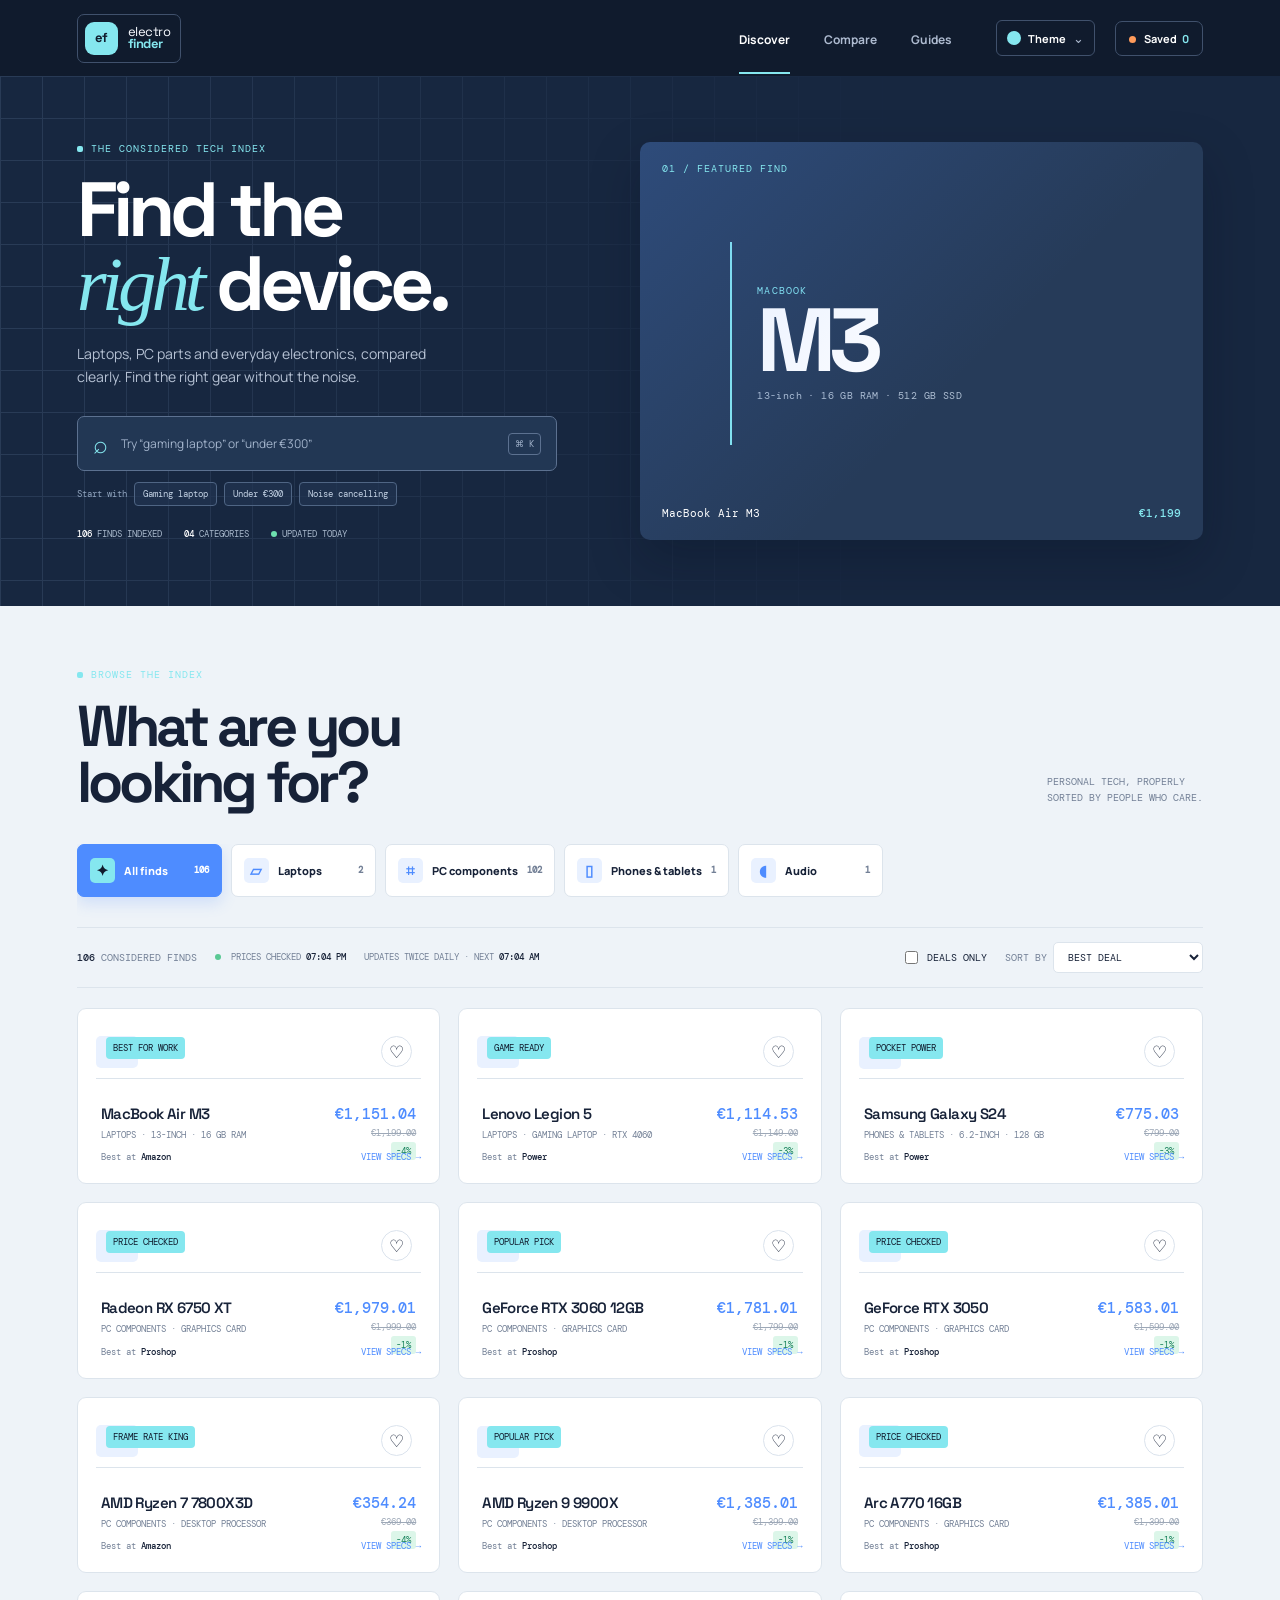
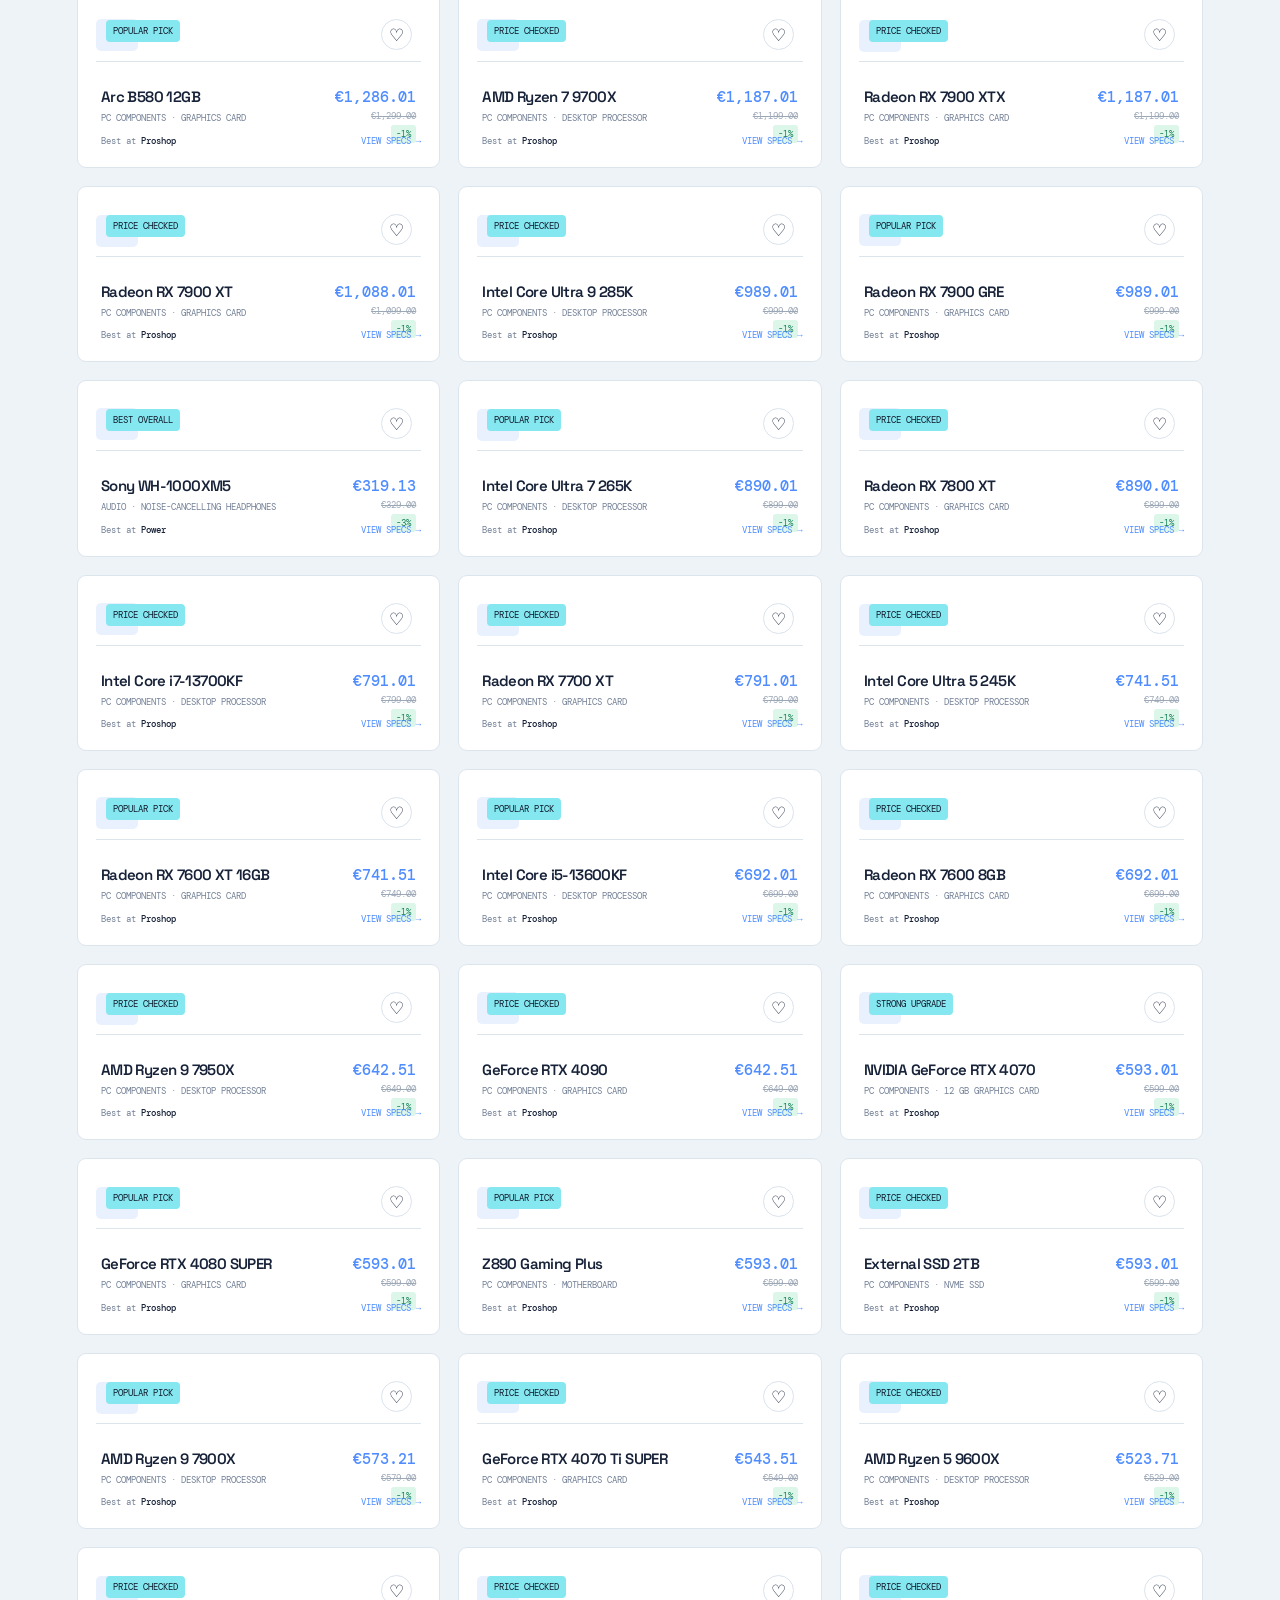
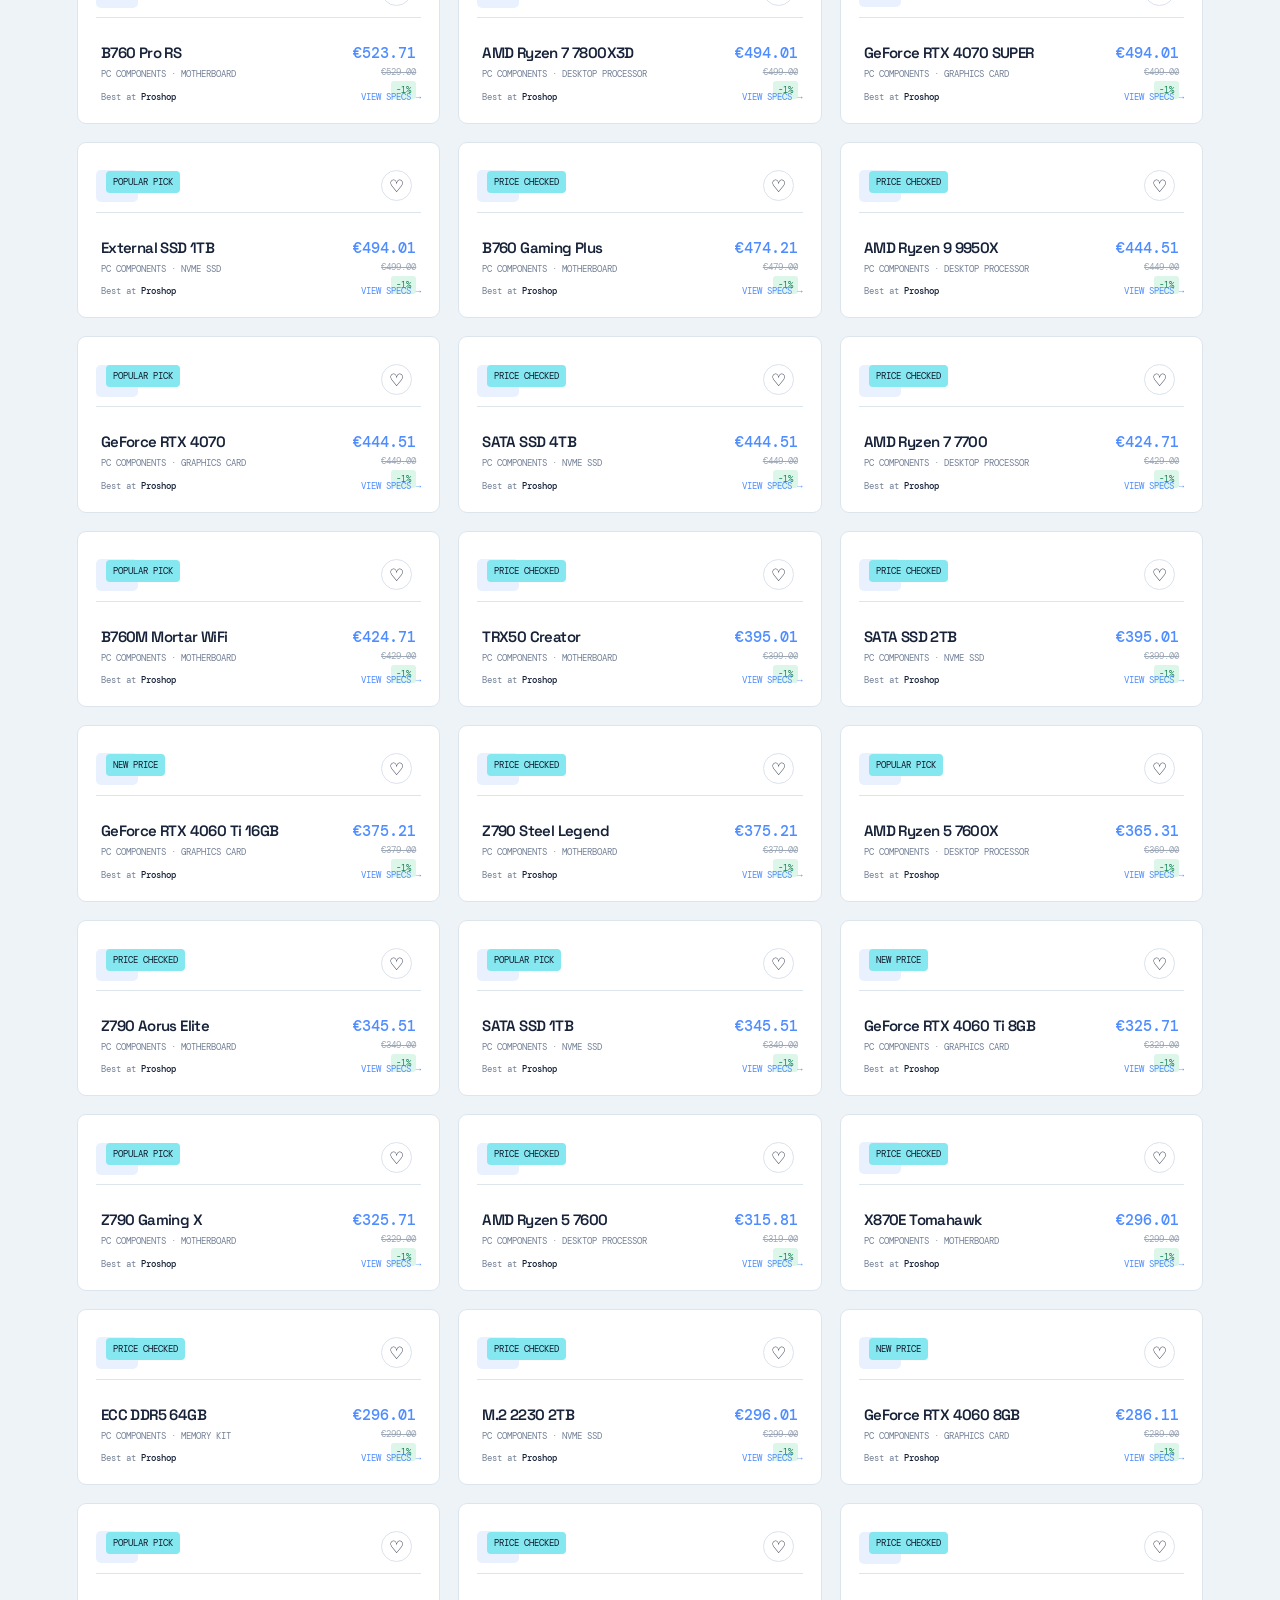
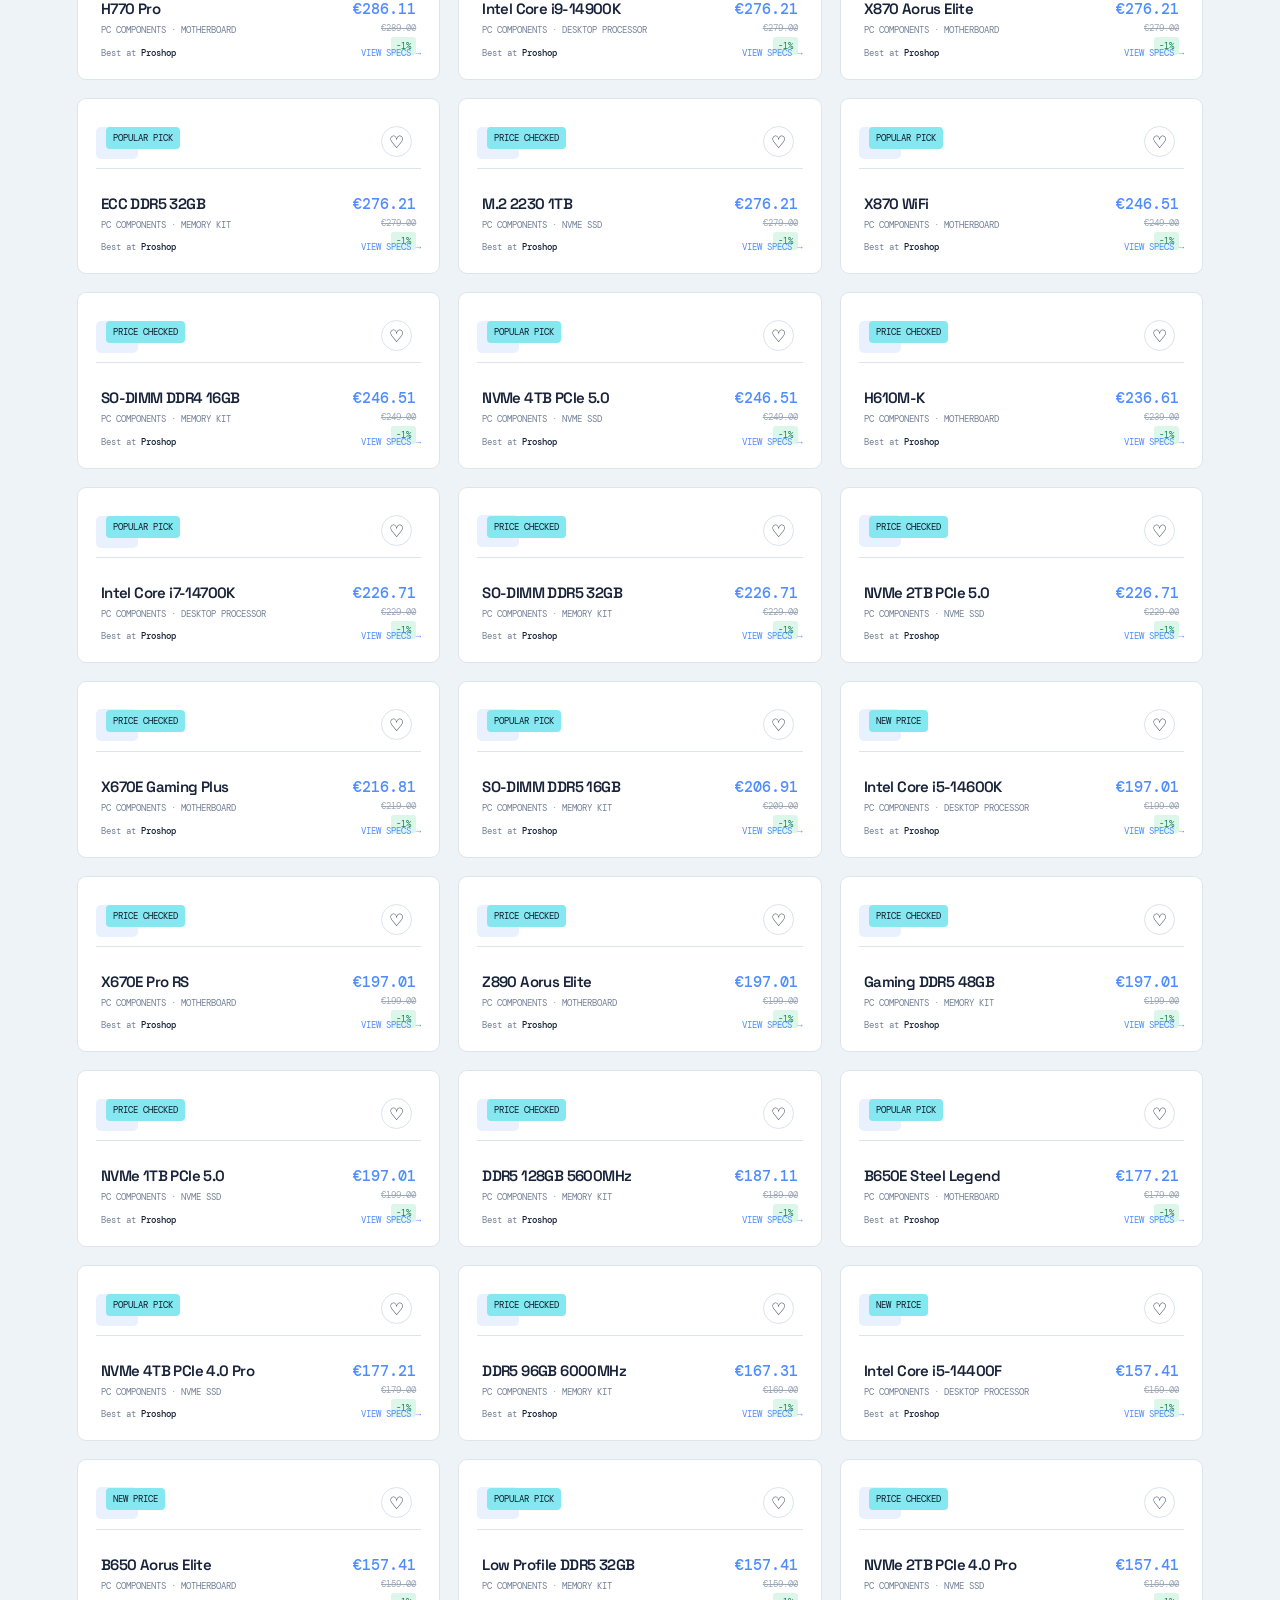
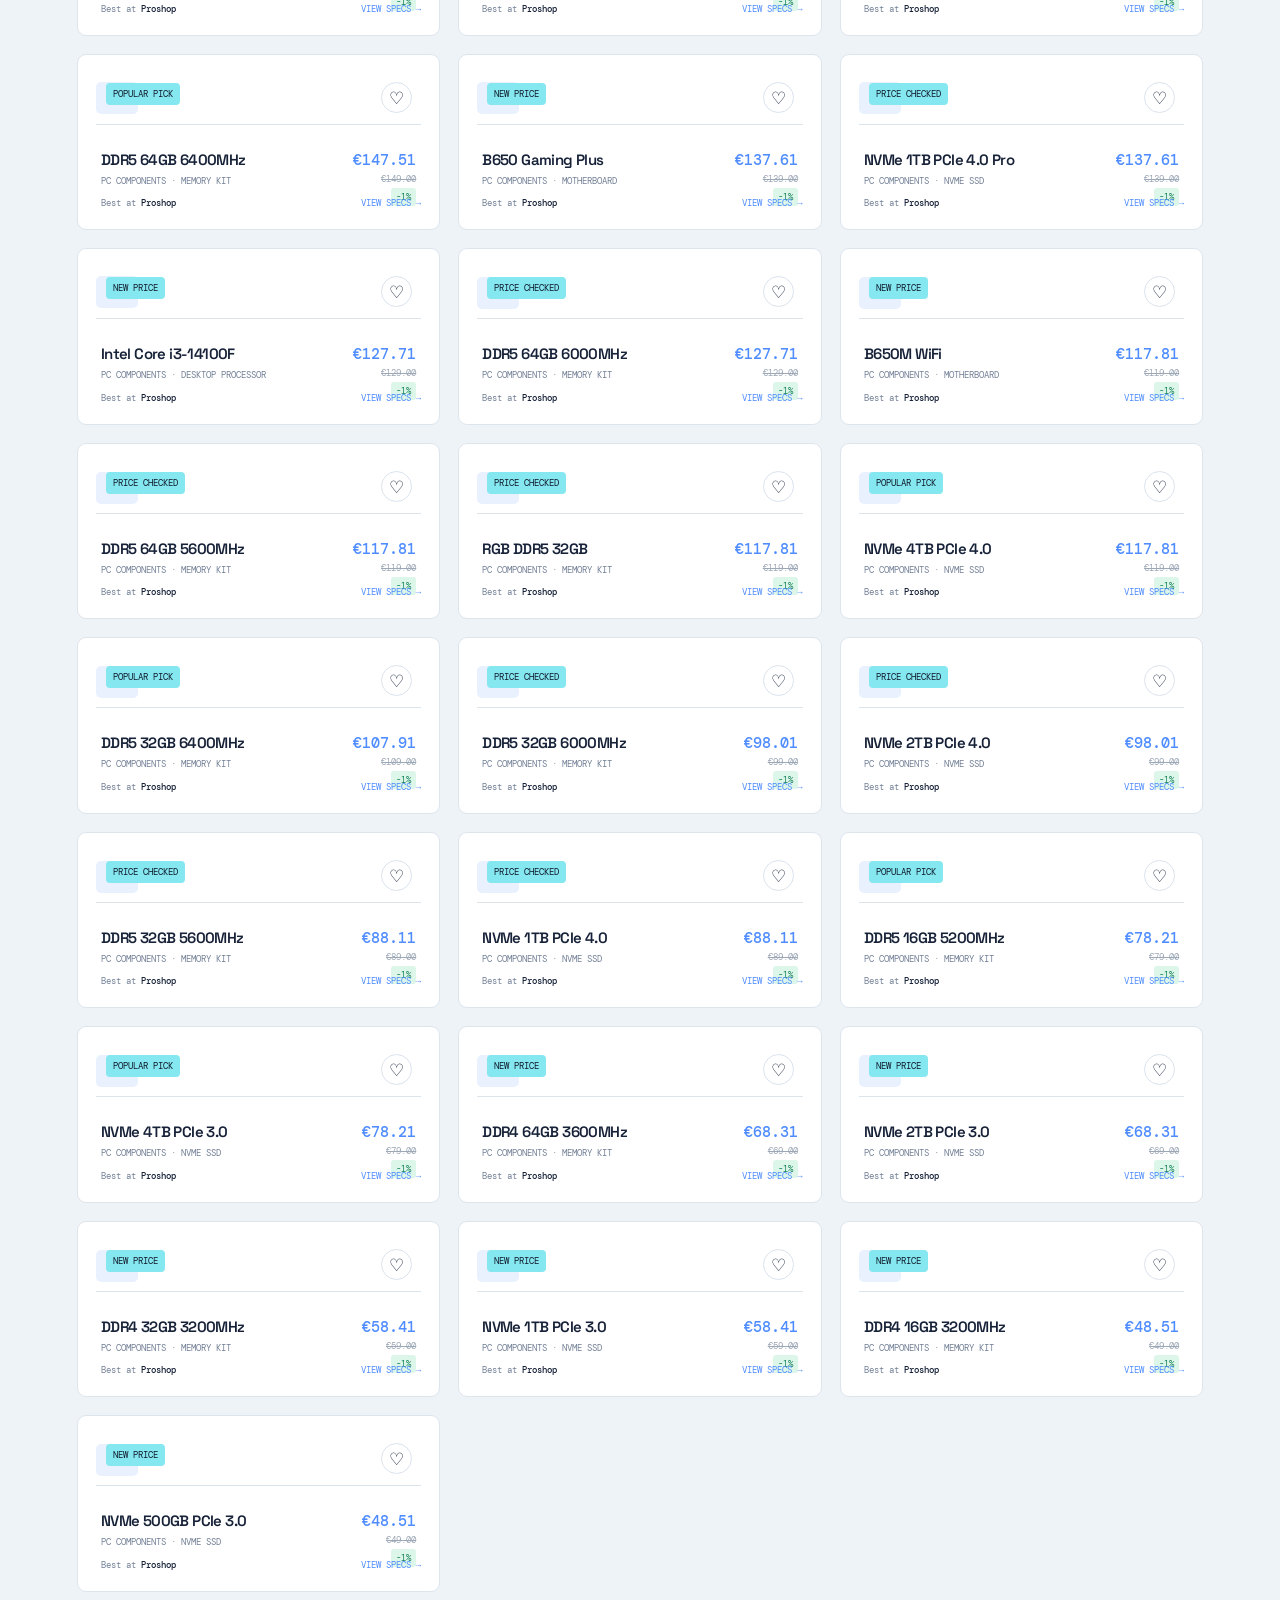
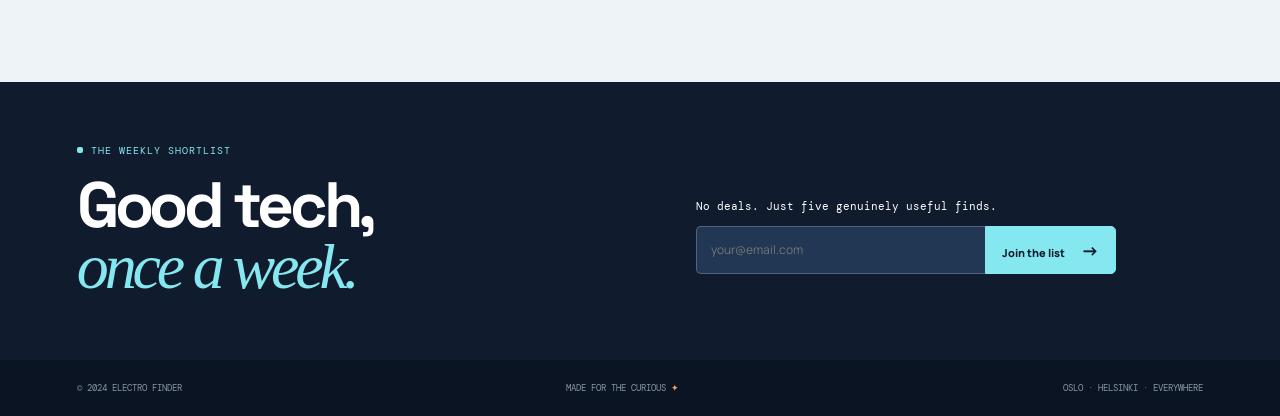
<file: Koodaus/index.html>
<!doctype html>
<html lang="en">
<head>
  <meta charset="UTF-8" />
  <meta name="viewport" content="width=device-width, initial-scale=1.0" />
  <meta name="description" content="Electro finder helps you compare laptops, PC components, phones, audio and everyday electronics." />
  <title>Electro finder — technology, found</title>
  <link rel="preconnect" href="https://fonts.googleapis.com" />
  <link rel="preconnect" href="https://fonts.gstatic.com" crossorigin />
  <link href="https://fonts.googleapis.com/css2?family=DM+Mono:wght@400;500&family=Manrope:wght@400;500;600;700;800&family=Space+Grotesk:wght@500;600;700&display=swap" rel="stylesheet" />
  <link rel="stylesheet" href="styles.css" />
</head>
<body>
  <header class="site-header">
    <a class="brand brand-button" href="#top" aria-label="Electro finder home">
      <span class="brand-mark">ef</span>
      <span>electro<br /><b>finder</b></span>
    </a>
    <nav class="main-nav" aria-label="Main navigation">
      <a class="active" href="#discover">Discover</a>
      <a href="#compare">Compare</a>
      <a href="#guides">Guides</a>
    </nav>
    <div class="theme-picker" aria-label="Choose a theme">
      <button class="theme-button" id="themeButton" type="button" aria-expanded="false" aria-controls="themeMenu"><span class="theme-current"></span> Theme <b>⌄</b></button>
      <div class="theme-menu" id="themeMenu" hidden>
        <p>Choose a colour mood</p>
        <button class="theme-option active" data-theme-choice="midnight" type="button"><span class="theme-swatch midnight"></span><span>Midnight</span><b>✓</b></button>
        <button class="theme-option" data-theme-choice="cloud" type="button"><span class="theme-swatch cloud"></span><span>Cloud</span><b>✓</b></button>
        <button class="theme-option" data-theme-choice="ember" type="button"><span class="theme-swatch ember"></span><span>Ember</span><b>✓</b></button>
        <button class="theme-option" data-theme-choice="forest" type="button"><span class="theme-swatch forest"></span><span>Forest</span><b>✓</b></button>
        <button class="theme-option" data-theme-choice="sunrise" type="button"><span class="theme-swatch sunrise"></span><span>Sunrise</span><b>✓</b></button>
        <button class="theme-option" data-theme-choice="berry" type="button"><span class="theme-swatch berry"></span><span>Berry</span><b>✓</b></button>
      </div>
    </div>
    <button class="saved-button" id="savedButton" type="button" aria-label="Show saved products" aria-pressed="false">
      <span class="saved-dot"></span> Saved <span id="savedCount">0</span>
    </button>
  </header>

  <main id="top">
    <section class="hero" id="discover">
      <div class="hero-copy">
        <p class="eyebrow"><span></span> The considered tech index</p>
        <h1>Find the<br /><em>right</em> device.</h1>
        <p class="hero-intro">Laptops, PC parts and everyday electronics, compared clearly. Find the right gear without the noise.</p>
        <div class="search-wrap">
          <span class="search-icon" aria-hidden="true">⌕</span>
          <input id="searchInput" type="search" placeholder="Try “gaming laptop” or “under €300”" aria-label="Search products by name, type, or budget" />
          <kbd>⌘ K</kbd>
        </div>
        <div class="search-suggestions" aria-label="Popular searches">
          <span>Start with</span>
          <button type="button" data-search-suggestion="gaming laptop">Gaming laptop</button>
          <button type="button" data-search-suggestion="under €300">Under €300</button>
          <button type="button" data-search-suggestion="noise cancelling">Noise cancelling</button>
        </div>
        <div class="signal-rail" aria-label="Electro finder status">
          <span><b>106</b> finds indexed</span><span><b>04</b> categories</span><span><i></i> updated today</span>
        </div>
      </div>
      <div class="hero-art" aria-label="Featured product: MacBook Air M3 laptop">
        <div class="art-note">01 / FEATURED FIND</div>
        <div class="featured-device"><span>MACBOOK</span><strong>M3</strong><small>13-inch · 16 GB RAM · 512 GB SSD</small></div>
        <div class="art-caption"><span>MacBook Air M3</span><b>€1,199</b></div>
      </div>
    </section>

    <section class="finder-section" id="compare">
      <div class="section-heading">
        <div>
          <p class="eyebrow"><span></span> Browse the index</p>
          <h2>What are you<br />looking for?</h2>
        </div>
        <p class="section-aside">Personal tech, properly<br />sorted by people who care.</p>
      </div>
      <div class="category-row" role="list" aria-label="Product categories">
        <button class="category active" data-category="All" role="listitem"><span class="category-icon">✦</span> All finds <small data-count-category="All">106</small></button>
        <button class="category" data-category="Laptops" role="listitem"><span class="category-icon">▱</span> Laptops <small data-count-category="Laptops">2</small></button>
        <button class="category" data-category="PC Components" role="listitem"><span class="category-icon">⌗</span> PC components <small data-count-category="PC Components">100</small></button>
        <button class="category" data-category="Phones & Tablets" role="listitem"><span class="category-icon">▯</span> Phones & tablets <small data-count-category="Phones & Tablets">1</small></button>
        <button class="category" data-category="Audio" role="listitem"><span class="category-icon">◖</span> Audio <small data-count-category="Audio">1</small></button>
      </div>

      <div class="results-toolbar">
        <div class="results-summary"><p><strong id="resultCount">106</strong> considered finds</p><span class="live-status"><i></i> Prices checked <b id="lastUpdated">just now</b></span><span class="price-note">Updates twice daily · next <b id="nextUpdated">in 12 hours</b></span></div>
        <div class="toolbar-actions"><label class="deal-toggle"><input id="dealsOnly" type="checkbox" /> Deals only</label><label>Sort by <select id="sortSelect" aria-label="Sort products"><option value="deal">Best deal</option><option value="price-low">Price: low to high</option><option value="price-high">Price: high to low</option></select></label></div>
      </div>
      <div class="product-grid" id="productGrid"></div>
    </section>

    <div class="product-modal" id="productModal" hidden>
      <div class="modal-backdrop" data-close-modal></div>
      <section class="modal-panel" role="dialog" aria-modal="true" aria-labelledby="modalTitle">
        <button class="modal-close" type="button" data-close-modal aria-label="Close product details">×</button>
        <p class="eyebrow"><span></span> Product details</p>
        <div class="modal-heading"><div><h2 id="modalTitle"></h2><p id="modalMeta"></p></div><div class="modal-code" id="modalCode"></div></div>
        <div class="spec-layout"><div><h3>Specifications</h3><ul id="modalSpecs"></ul></div><div><h3>Best current price</h3><div class="modal-price" id="modalPrice"></div><p class="modal-store" id="modalStore"></p><a class="visit-link" id="modalLink" target="_blank" rel="noreferrer">Open product results <span>↗</span></a></div></div>
        <div class="offer-list"><h3>Compare retailers</h3><div id="modalOffers"></div></div>
      </section>
    </div>

    <section class="newsletter" id="guides">
      <div><p class="eyebrow"><span></span> The weekly shortlist</p><h2>Good tech,<br /><em>once a week.</em></h2></div>
      <form id="newsletterForm"><label for="email">No deals. Just five genuinely useful finds.</label><div class="email-row"><input id="email" type="email" placeholder="your@email.com" required /><button type="submit">Join the list <span>→</span></button></div><p class="form-message" id="formMessage" role="status"></p></form>
    </section>
  </main>
  <footer><span>© 2024 Electro finder</span><span>Made for the curious <i>✦</i></span><span>Oslo · Helsinki · Everywhere</span></footer>
  <script src="script.js"></script>
</body>
</html>
</file>
<file: Koodaus/styles.css>
:root { --navy: #101b2d; --navy-2: #172740; --blue: #4e8cff; --cyan: #85e7ef; --orange: #ff9b5b; --bg: #eef3f8; --ink: #172238; --muted: #738096; --line: #dce4ec; --white: #fff; }
[data-theme="cloud"] { --navy: #203342; --navy-2: #2d5264; --blue: #168b9b; --cyan: #f2d36d; --orange: #e78362; --bg: #f1f5ef; --ink: #20333c; --muted: #718188; --line: #d8e2dc; }
[data-theme="ember"] { --navy: #291b29; --navy-2: #483044; --blue: #d66b4c; --cyan: #f1c86b; --orange: #ef8667; --bg: #f7f0ec; --ink: #30202a; --muted: #887675; --line: #e8dcd5; }
[data-theme="forest"] { --navy: #142b27; --navy-2: #1e4a3e; --blue: #2f9a78; --cyan: #d7ed83; --orange: #f0a25d; --bg: #eff5ee; --ink: #19352d; --muted: #71867b; --line: #d9e6dc; }
[data-theme="sunrise"] { --navy: #302342; --navy-2: #573b55; --blue: #e76e66; --cyan: #ffd476; --orange: #ff9a65; --bg: #fff5ed; --ink: #382437; --muted: #8f797d; --line: #eeddd7; }
[data-theme="berry"] { --navy: #241b35; --navy-2: #432c5d; --blue: #a26bdd; --cyan: #9ce9d0; --orange: #ff9a9e; --bg: #f6f1fa; --ink: #2d2041; --muted: #81758e; --line: #e5dced; }
* { box-sizing: border-box; }
html { scroll-behavior: smooth; }
body { margin: 0; background: var(--bg); color: var(--ink); font-family: 'Manrope', sans-serif; }
body.modal-open { overflow: hidden; }
button, input, select { font: inherit; }
button, a { -webkit-tap-highlight-color: transparent; }
a { color: inherit; text-decoration: none; }
.site-header { height: 76px; display: flex; align-items: center; justify-content: space-between; padding: 0 6vw; color: #f7faff; background: var(--navy); }
.brand { display: flex; align-items: center; gap: 10px; font-family: 'Space Grotesk', sans-serif; font-size: 13px; line-height: .9; letter-spacing: -.04em; }
.brand-button { padding: 7px 10px 7px 7px; border: 1px solid #40516c; border-radius: 7px; background: transparent; transition: border-color .2s, background .2s; }
.brand-button:hover, .brand-button:focus-visible { border-color: var(--cyan); background: rgba(133, 231, 239, .08); outline: 0; }
.brand-mark { display: grid; place-items: center; width: 33px; height: 33px; border-radius: 9px; color: var(--navy); background: var(--cyan); font-weight: 800; }
.brand b { color: var(--cyan); }
.theme-picker { position: relative; margin-right: 20px; }
.theme-button { display: flex; align-items: center; gap: 7px; padding: 8px 10px; border: 1px solid #40516c; border-radius: 6px; color: white; background: transparent; font-size: 11px; font-weight: 700; cursor: pointer; }
.theme-button b { color: #aebbd0; font-size: 13px; font-weight: 500; }
.theme-current, .theme-swatch { width: 14px; height: 14px; display: inline-block; border: 2px solid transparent; border-radius: 50%; background: var(--cyan); }
.theme-swatch.midnight, .theme-current { background: #85e7ef; }
.theme-swatch.cloud { background: #f2d36d; }
.theme-swatch.ember { background: #d66b4c; }
.theme-swatch.forest { background: #d7ed83; }
.theme-swatch.sunrise { background: #ffd476; }
.theme-swatch.berry { background: #9ce9d0; }
.theme-button[data-theme="cloud"] .theme-current { background: #f2d36d; }
.theme-button[data-theme="ember"] .theme-current { background: #d66b4c; }
.theme-button[data-theme="forest"] .theme-current { background: #d7ed83; }
.theme-button[data-theme="sunrise"] .theme-current { background: #ffd476; }
.theme-button[data-theme="berry"] .theme-current { background: #9ce9d0; }
.theme-menu[hidden] { display: none; }
.theme-menu { position: absolute; z-index: 6; top: calc(100% + 12px); right: 0; width: 190px; padding: 10px; border: 1px solid #d8e2ec; border-radius: 8px; color: var(--ink); background: white; box-shadow: 0 15px 35px rgba(5, 15, 30, .2); }
.theme-menu::before { content: ''; position: absolute; top: -5px; right: 22px; width: 9px; height: 9px; border-top: 1px solid #d8e2ec; border-left: 1px solid #d8e2ec; background: white; transform: rotate(45deg); }
.theme-menu p { margin: 3px 8px 8px; color: var(--muted); font-family: 'DM Mono', monospace; font-size: 9px; text-transform: uppercase; }
.theme-option { display: flex; align-items: center; gap: 9px; width: 100%; padding: 8px; border: 0; border-radius: 5px; color: var(--ink); background: transparent; font-size: 11px; text-align: left; cursor: pointer; }
.theme-option:hover { background: var(--bg); }
.theme-option b { margin-left: auto; color: var(--blue); opacity: 0; }
.theme-option.active { background: var(--bg); font-weight: 800; }
.theme-option.active b { opacity: 1; }
.main-nav { display: flex; gap: 34px; margin-left: auto; margin-right: 44px; color: #aebbd0; font-size: 12px; font-weight: 700; }
.main-nav a { padding: 28px 0 24px; border-bottom: 2px solid transparent; }
.main-nav a:hover, .main-nav a.active { color: white; border-color: var(--cyan); }
.saved-button { border: 1px solid #40516c; border-radius: 7px; padding: 9px 13px; color: white; background: transparent; font-size: 11px; font-weight: 700; cursor: pointer; }
.saved-button.is-active { border-color: var(--cyan); color: var(--navy); background: var(--cyan); }
.saved-dot { display: inline-block; width: 7px; height: 7px; margin-right: 6px; border-radius: 50%; background: var(--orange); }
#savedCount { color: var(--cyan); margin-left: 3px; }
.hero { position: relative; display: grid; grid-template-columns: 1fr 1fr; max-width: 1280px; min-height: 450px; margin: 0 auto; padding: 66px 6vw; overflow: hidden; color: white; background: var(--navy-2); }
.hero::before { content: ''; position: absolute; inset: 0; opacity: .16; background-image: linear-gradient(#87a4ca 1px, transparent 1px), linear-gradient(90deg, #87a4ca 1px, transparent 1px); background-size: 42px 42px; mask-image: linear-gradient(90deg, black, transparent 72%); pointer-events: none; }
.hero-copy, .hero-art { z-index: 1; }
.hero-copy { padding-right: 8%; animation: reveal .65s ease both; }
.eyebrow { display: flex; align-items: center; gap: 8px; margin: 0 0 18px; color: var(--cyan); font-family: 'DM Mono', monospace; font-size: 10px; letter-spacing: .1em; text-transform: uppercase; }
.eyebrow span { width: 6px; height: 6px; border-radius: 2px; background: currentColor; }
h1, h2 { margin: 0; font-family: 'Space Grotesk', sans-serif; letter-spacing: -.065em; line-height: .96; }
h1 { max-width: 550px; font-size: clamp(54px, 6vw, 84px); }
h1 em, h2 em { color: var(--cyan); font-family: Georgia, serif; font-weight: 400; }
.hero-intro { max-width: 390px; margin: 22px 0 28px; color: #b5c1d3; font-size: 14px; line-height: 1.6; }
.search-wrap { display: flex; align-items: center; gap: 11px; width: min(480px, 100%); height: 55px; padding: 0 15px; border: 1px solid #5c7190; border-radius: 7px; background: #223754; }
.search-icon { color: var(--cyan); font-size: 25px; line-height: 0; }
.search-wrap input { width: 100%; min-width: 0; border: 0; outline: 0; color: white; background: transparent; font-size: 12px; }
.search-wrap input::placeholder { color: #a1b2ca; }
kbd { padding: 4px 6px; color: #a1b2ca; border: 1px solid #5c7190; border-radius: 4px; font-family: 'DM Mono', monospace; font-size: 9px; white-space: nowrap; }
.search-suggestions { display: flex; align-items: center; flex-wrap: wrap; gap: 7px; margin-top: 11px; color: #91a5bf; font-family: 'DM Mono', monospace; font-size: 9px; }
.search-suggestions button { padding: 5px 8px; border: 1px solid #4f6584; border-radius: 4px; color: #c5d3e5; background: rgba(34, 55, 84, .65); font-family: inherit; font-size: inherit; cursor: pointer; transition: .2s; }
.search-suggestions button:hover, .search-suggestions button:focus-visible { border-color: var(--cyan); color: var(--navy); background: var(--cyan); outline: 0; }
.signal-rail { display: flex; gap: 22px; margin-top: 22px; color: #a9b9cc; font-family: 'DM Mono', monospace; font-size: 9px; text-transform: uppercase; }
.signal-rail span { display: flex; align-items: center; gap: 5px; }
.signal-rail b { color: white; font-weight: 500; }
.signal-rail i { width: 6px; height: 6px; border-radius: 50%; background: #6de0ae; }
.hero-art { position: relative; min-height: 318px; overflow: hidden; border-radius: 10px; background: #263b59; box-shadow: 0 20px 50px rgba(3, 12, 27, .25); animation: reveal .8s .12s ease both; }
.hero-art::after { content: ''; position: absolute; inset: 0; background: linear-gradient(135deg, rgba(78,140,255,.2), transparent 58%); pointer-events: none; }
.featured-device { position: absolute; inset: 25% 16% 24%; display: flex; flex-direction: column; justify-content: center; padding: 25px; border-left: 2px solid var(--cyan); background: transparent; }
.featured-device span, .featured-device small { color: var(--cyan); font-family: 'DM Mono', monospace; font-size: 10px; letter-spacing: .12em; }
.featured-device strong { margin: 8px 0 12px; color: white; font-family: 'Space Grotesk', sans-serif; font-size: clamp(50px, 7vw, 92px); letter-spacing: -.08em; line-height: .8; }
.featured-device small { color: #aebed2; letter-spacing: .04em; }
.art-note { position: absolute; z-index: 1; top: 20px; left: 22px; color: var(--cyan); font-family: 'DM Mono', monospace; font-size: 10px; letter-spacing: .1em; }
.art-caption { position: absolute; z-index: 1; right: 22px; bottom: 20px; left: 22px; display: flex; justify-content: space-between; color: white; font-family: 'DM Mono', monospace; font-size: 11px; }
.art-caption b { color: var(--cyan); font-weight: 500; }
.finder-section { max-width: 1280px; margin: 0 auto; padding: 62px 6vw 90px; }
.section-heading { display: flex; align-items: end; justify-content: space-between; margin-bottom: 34px; }
.section-heading h2 { font-size: clamp(38px, 4.5vw, 62px); }
.section-aside { margin: 0 0 4px; color: var(--muted); font-family: 'DM Mono', monospace; font-size: 10px; line-height: 1.6; text-transform: uppercase; }
.category-row { display: flex; gap: 9px; padding-bottom: 30px; overflow-x: auto; }
.category { min-width: 145px; display: flex; align-items: center; gap: 9px; padding: 13px 12px; border: 1px solid var(--line); border-radius: 7px; color: var(--ink); background: var(--white); font-size: 11px; font-weight: 800; cursor: pointer; white-space: nowrap; transition: .2s; }
.category:hover { border-color: var(--blue); transform: translateY(-2px); }
.category.active { border-color: var(--blue); color: white; background: var(--blue); box-shadow: 0 6px 15px rgba(78,140,255,.2); }
.category-icon { display: grid; place-items: center; width: 25px; height: 25px; border-radius: 5px; color: var(--blue); background: #e9f1ff; font-size: 15px; }
.category.active .category-icon { color: var(--navy); background: var(--cyan); }
.category small { margin-left: auto; color: var(--muted); font-family: 'DM Mono', monospace; font-size: 9px; }
.category.active small { color: white; }
.results-toolbar { display: flex; justify-content: space-between; align-items: center; gap: 18px; padding: 14px 0; border-top: 1px solid var(--line); border-bottom: 1px solid var(--line); }
.results-toolbar p, .results-toolbar label { margin: 0; color: var(--muted); font-family: 'DM Mono', monospace; font-size: 10px; text-transform: uppercase; }
.results-summary, .toolbar-actions { display: flex; align-items: center; gap: 18px; }
.price-note { color: var(--muted); font-family: 'DM Mono', monospace; font-size: 9px; text-transform: uppercase; }
.price-note b { color: var(--ink); font-weight: 500; }
.live-status { color: var(--muted); font-family: 'DM Mono', monospace; font-size: 9px; text-transform: uppercase; }
.live-status i { display: inline-block; width: 6px; height: 6px; margin-right: 5px; border-radius: 50%; background: #5ac894; }
.live-status b { color: var(--ink); font-weight: 500; }
.deal-toggle { display: flex; align-items: center; gap: 6px; color: var(--ink) !important; cursor: pointer; }
.deal-toggle input { accent-color: var(--blue); }
.results-toolbar strong { color: var(--ink); font-weight: 500; }
.results-toolbar select { padding: 7px 10px; border: 1px solid var(--line); border-radius: 5px; color: var(--ink); background: white; font-family: 'DM Mono', monospace; font-size: 10px; text-transform: uppercase; outline: 0; cursor: pointer; }
.product-grid { display: grid; grid-template-columns: repeat(3, 1fr); gap: 18px; padding-top: 20px; }
.product-card { position: relative; padding: 18px 18px 20px; border: 1px solid var(--line); border-radius: 9px; background: white; animation: rise .45s both; transition: .2s; cursor: pointer; }
.product-card:hover { border-color: #9ebbea; box-shadow: 0 12px 25px rgba(42,68,101,.1); transform: translateY(-3px); }
.product-photo { position: relative; display: flex; align-items: center; justify-content: space-between; height: 52px; margin-bottom: 12px; border-bottom: 1px solid var(--line); }
.product-symbol { display: grid; place-items: center; width: 42px; height: 32px; border-radius: 5px; color: var(--blue); background: #e9f1ff; font-family: 'Space Grotesk', sans-serif; font-size: 14px; font-weight: 700; letter-spacing: -.08em; }
.product-tag { position: absolute; top: 10px; left: 10px; padding: 5px 7px; border-radius: 4px; color: var(--navy); background: var(--cyan); font-family: 'DM Mono', monospace; font-size: 9px; text-transform: uppercase; }
.save { position: absolute; top: 9px; right: 9px; width: 31px; height: 31px; border: 1px solid #dbe3ed; border-radius: 50%; color: var(--ink); background: white; cursor: pointer; font-size: 17px; line-height: 1; }
.save.is-saved { color: var(--orange); border-color: var(--orange); }
.product-info { display: flex; justify-content: space-between; gap: 15px; padding: 13px 5px 0; }
.product-name { margin: 0 0 6px; font-family: 'Space Grotesk', sans-serif; font-size: 15px; font-weight: 600; letter-spacing: -.04em; }
.product-meta { margin: 0; color: var(--muted); font-family: 'DM Mono', monospace; font-size: 9px; line-height: 1.5; text-transform: uppercase; }
.best-store { margin: 9px 0 0; color: var(--muted); font-family: 'DM Mono', monospace; font-size: 9px; }
.best-store b { color: var(--ink); font-weight: 500; }
.price-stack { display: flex; flex-direction: column; align-items: end; gap: 3px; }
.product-price { color: var(--blue); font-family: 'DM Mono', monospace; font-size: 15px; font-weight: 500; white-space: nowrap; }
.price-stack del { color: #9da8b7; font-family: 'DM Mono', monospace; font-size: 9px; }
.price-stack small { padding: 3px 5px; border-radius: 3px; color: #16815a; background: #dcf6e9; font-family: 'DM Mono', monospace; font-size: 9px; }
.product-card::after { content: 'View specs →'; position: absolute; right: 18px; bottom: 20px; color: var(--blue); font-family: 'DM Mono', monospace; font-size: 9px; text-transform: uppercase; }
.product-modal[hidden] { display: none; }
.product-modal { position: fixed; z-index: 10; inset: 0; display: grid; place-items: center; padding: 22px; }
.modal-backdrop { position: absolute; inset: 0; background: rgba(8, 18, 32, .68); backdrop-filter: blur(4px); }
.modal-panel { position: relative; z-index: 1; width: min(700px, 100%); max-height: calc(100vh - 44px); overflow: auto; padding: 36px; border-radius: 10px; color: var(--ink); background: white; box-shadow: 0 25px 80px rgba(5, 15, 30, .3); }
.modal-close { position: absolute; top: 18px; right: 20px; width: 32px; height: 32px; border: 1px solid var(--line); border-radius: 50%; color: var(--ink); background: white; font-size: 22px; line-height: 1; cursor: pointer; }
.modal-heading { display: flex; align-items: center; justify-content: space-between; gap: 20px; padding-bottom: 24px; border-bottom: 1px solid var(--line); }
.modal-heading h2 { font-size: clamp(30px, 5vw, 48px); }
.modal-heading p { margin: 9px 0 0; color: var(--muted); font-family: 'DM Mono', monospace; font-size: 10px; text-transform: uppercase; }
.modal-code { display: grid; place-items: center; width: 68px; height: 68px; border-radius: 8px; color: var(--blue); background: #e9f1ff; font-family: 'Space Grotesk', sans-serif; font-size: 23px; font-weight: 700; }
.spec-layout { display: grid; grid-template-columns: 1fr 1fr; gap: 34px; padding: 26px 0; border-bottom: 1px solid var(--line); }
.modal-panel h3 { margin: 0 0 14px; font-family: 'Space Grotesk', sans-serif; font-size: 13px; letter-spacing: -.02em; }
.spec-layout ul { display: grid; gap: 10px; margin: 0; padding: 0; list-style: none; }
.spec-layout li { padding: 10px 12px; border-radius: 5px; color: #536278; background: var(--bg); font-size: 12px; }
.spec-layout li::before { content: '✓'; margin-right: 8px; color: var(--blue); font-weight: 800; }
.modal-price { color: var(--blue); font-family: 'DM Mono', monospace; font-size: 30px; font-weight: 500; }
.modal-store { margin: 7px 0 17px; color: var(--muted); font-family: 'DM Mono', monospace; font-size: 10px; line-height: 1.5; }
.visit-link { display: inline-block; padding: 10px 12px; border-radius: 5px; color: var(--navy); background: var(--cyan); font-size: 11px; font-weight: 800; }
.visit-link span { margin-left: 12px; font-size: 16px; }
.offer-list { padding-top: 24px; }
.offer-list > div { display: grid; gap: 7px; }
.offer-row { display: flex; justify-content: space-between; padding: 12px; border: 1px solid var(--line); border-radius: 5px; color: var(--muted); font-family: 'DM Mono', monospace; font-size: 10px; }
.offer-row b { color: var(--ink); font-weight: 500; }
.offer-row.best-offer { border-color: var(--blue); color: var(--blue); background: #f2f6ff; }
.offer-row.best-offer b { color: var(--blue); }
.empty { grid-column: 1 / -1; padding: 50px 0; color: var(--muted); font-family: 'DM Mono', monospace; font-size: 12px; }
.newsletter { display: grid; grid-template-columns: 1fr 1fr; gap: 10%; padding: 62px max(6vw, calc((100% - 1280px) / 2)); color: white; background: var(--navy); }
.newsletter h2 { font-size: clamp(42px, 5vw, 64px); }
.newsletter form { max-width: 420px; align-self: end; }
.newsletter label { display: block; margin-bottom: 13px; font-family: 'DM Mono', monospace; font-size: 11px; }
.email-row { display: flex; height: 48px; }
.email-row input { min-width: 0; flex: 1; padding: 0 14px; border: 1px solid #51647f; border-right: 0; border-radius: 5px 0 0 5px; outline: 0; color: white; background: #223754; font-size: 12px; }
.email-row button { padding: 0 16px; border: 1px solid var(--cyan); border-radius: 0 5px 5px 0; color: var(--navy); background: var(--cyan); font-size: 11px; font-weight: 800; cursor: pointer; }
.email-row button span { margin-left: 14px; font-size: 18px; }
.form-message { min-height: 15px; margin: 9px 0 0; color: var(--cyan); font-family: 'DM Mono', monospace; font-size: 10px; }
footer { display: flex; justify-content: space-between; padding: 22px 6vw; color: #8794a7; background: #0b1422; font-family: 'DM Mono', monospace; font-size: 9px; text-transform: uppercase; }
footer i { color: var(--orange); font-style: normal; }
@keyframes rise { from { opacity: 0; transform: translateY(8px); } to { opacity: 1; transform: translateY(0); } }
@keyframes reveal { from { opacity: 0; transform: translateY(12px); } to { opacity: 1; transform: translateY(0); } }
@media (max-width: 760px) { .site-header { height: 68px; padding: 0 5vw; } .main-nav { gap: 16px; margin-right: 0; } .main-nav a { padding: 24px 0 20px; } .theme-picker { margin-right: 10px; } .saved-button { font-size: 0; padding: 9px; } .saved-dot { margin: 0; } .hero { display: block; padding: 48px 5vw; } .hero-copy { padding: 0 0 34px; } .hero-art { min-height: 300px; } .finder-section { padding: 52px 5vw 70px; } .section-heading { align-items: start; flex-direction: column; gap: 20px; } .category-row { margin-right: -5vw; } .results-toolbar, .results-summary, .toolbar-actions { align-items: start; flex-direction: column; } .results-toolbar { gap: 12px; } .toolbar-actions { gap: 10px; width: 100%; flex-direction: row; flex-wrap: wrap; } .product-grid { grid-template-columns: repeat(2, 1fr); gap: 12px; } .product-info { display: block; } .price-stack { align-items: start; margin-top: 10px; } .newsletter { display: block; padding: 55px 5vw 62px; } .newsletter form { margin-top: 36px; } footer { gap: 12px; flex-wrap: wrap; padding: 20px 5vw; } }
@media (max-width: 430px) { .main-nav { display: none; } .product-grid { grid-template-columns: 1fr; } .modal-panel { padding: 28px 20px; } .spec-layout { grid-template-columns: 1fr; gap: 24px; } }
</file>
